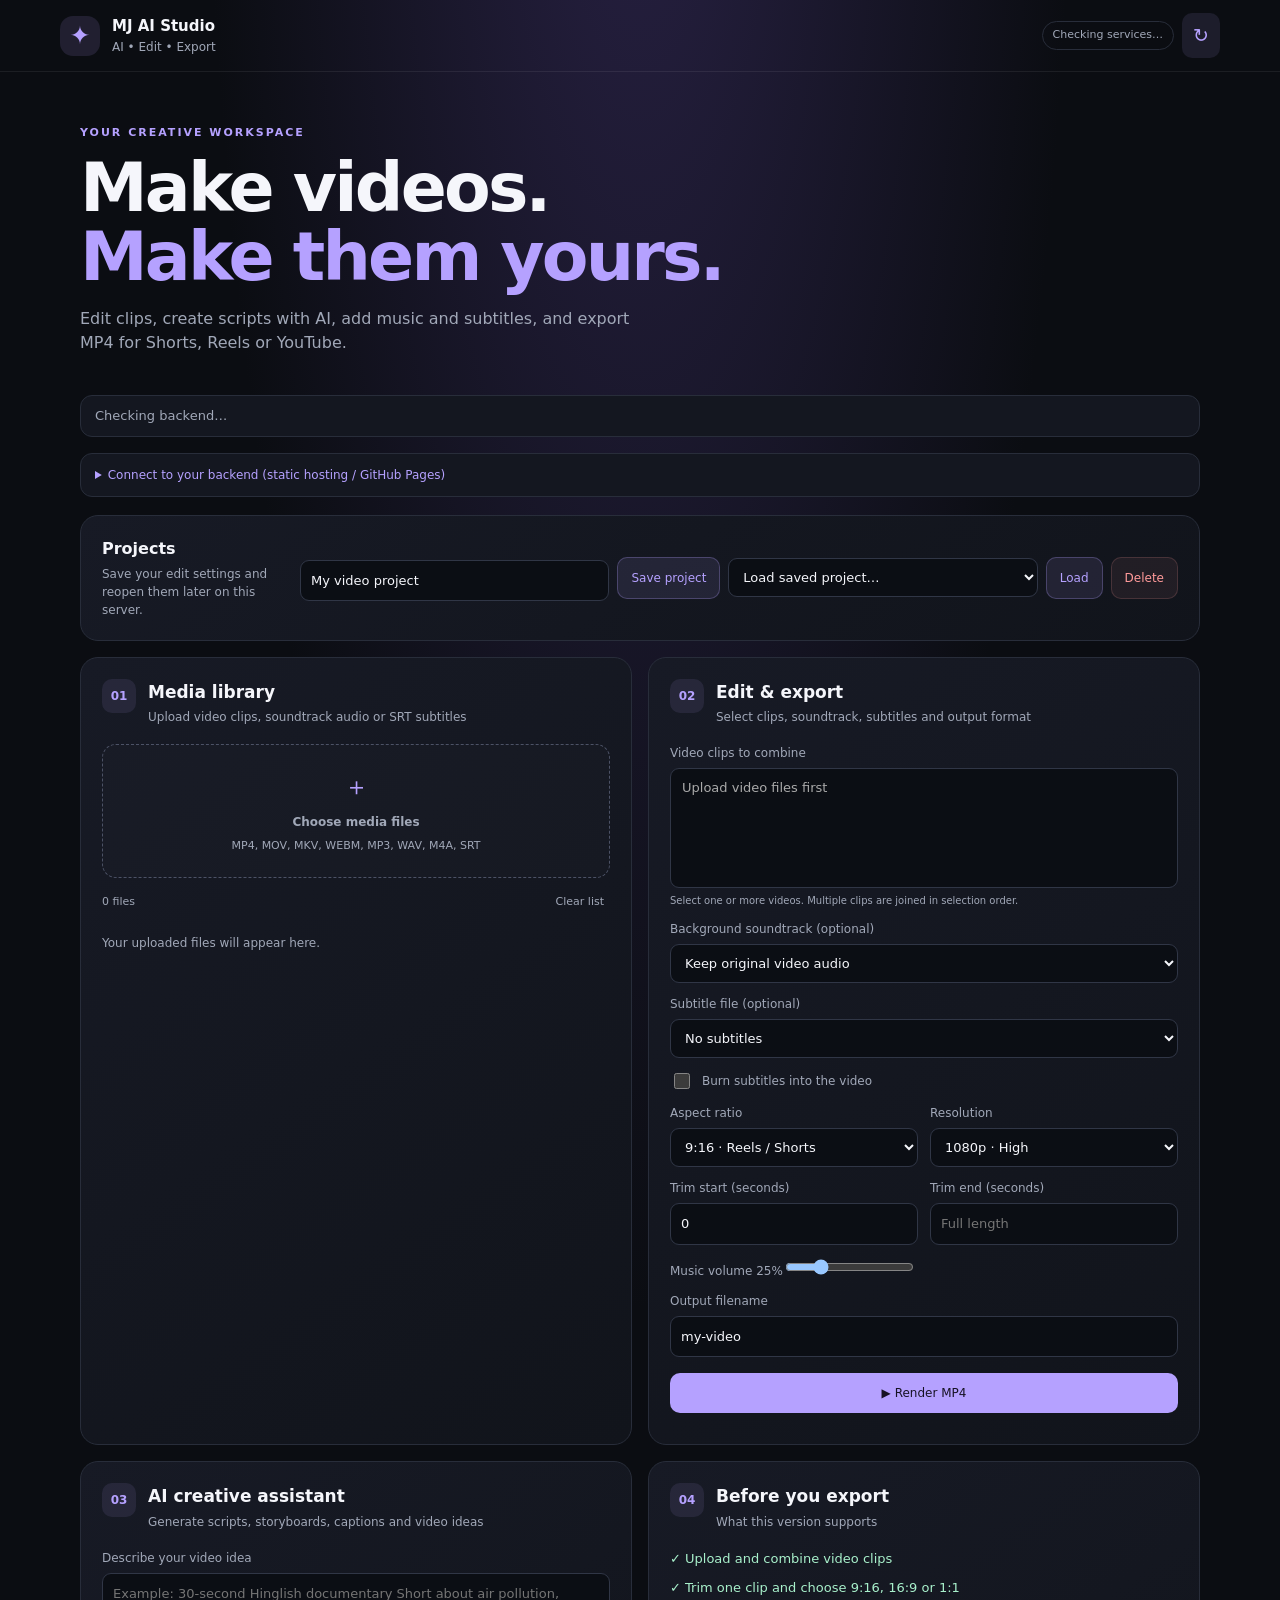
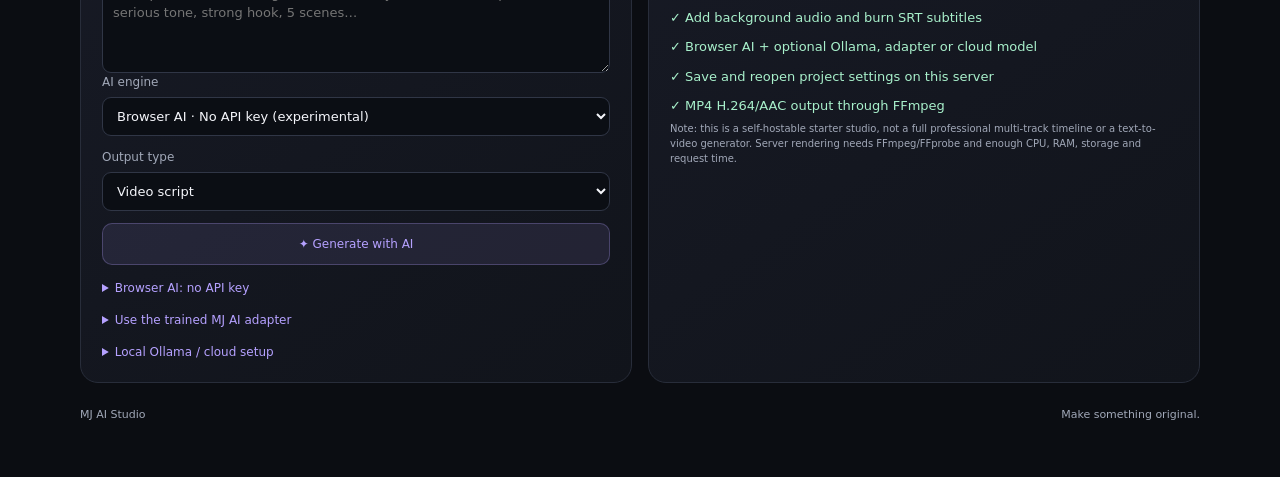
<file: preview/index.html>
<!doctype html>
<html lang="en">
<head>
<meta charset="utf-8"><meta name="viewport" content="width=device-width,initial-scale=1">
<meta name="theme-color" content="#0b0d12">
<title>MJ AI Video Studio</title>
<link rel="stylesheet" href="static/style.css">
</head>
<body>
<header><a class="brand" href="/" aria-label="MJ AI Studio home"><span class="logo">✦</span><span><b>MJ AI Studio</b><small>AI • Edit • Export</small></span></a><div class="header-actions"><span id="engineBadge" class="badge">Checking services…</span><button id="refreshStatus" class="icon-button" title="Refresh service status" aria-label="Refresh service status">↻</button></div></header>
<main>
<section class="hero"><p class="eyebrow">YOUR CREATIVE WORKSPACE</p><h1>Make videos.<br><span>Make them yours.</span></h1><p class="sub">Edit clips, create scripts with AI, add music and subtitles, and export MP4 for Shorts, Reels or YouTube.</p></section>
<div id="status" class="status" role="status">Checking backend…</div>
<details class="api-settings"><summary>Connect to your backend (static hosting / GitHub Pages)</summary><div class="backend-connect"><label>Backend base URL<input id="apiBaseUrl" type="url" placeholder="https://your-api-domain.example"></label><button id="saveApiBase" class="secondary">Connect</button><button id="clearApiBase" class="danger">Use same-site backend</button></div><p class="hint">Leave blank when the website and API are served from the same host. For GitHub Pages, enter your FastAPI backend URL and configure <code>STUDIO_CORS_ORIGINS</code> on that server.</p></details>
<section class="panel projectbar"><div><h2>Projects</h2><p>Save your edit settings and reopen them later on this server.</p></div><div class="project-controls"><input id="projectName" aria-label="Project name" value="My video project" maxlength="100"><button id="saveProject" class="secondary">Save project</button><select id="projectSelect" aria-label="Saved projects"><option value="">Load saved project…</option></select><button id="loadProject" class="secondary">Load</button><button id="deleteProject" class="danger">Delete</button></div></section>
<div class="grid">
<section class="panel"><div class="panelhead"><span class="num">01</span><div><h2>Media library</h2><p>Upload video clips, soundtrack audio or SRT subtitles</p></div></div>
<label class="drop" for="files"><span class="dropicon">＋</span><b>Choose media files</b><span>MP4, MOV, MKV, WEBM, MP3, WAV, M4A, SRT</span><input id="files" type="file" multiple accept="video/*,audio/*,.srt"></label>
<div class="media-toolbar"><span id="mediaCount">0 files</span><button id="clearMedia" class="text-button">Clear list</button></div>
<div id="mediaList" class="media-list"><p class="muted">Your uploaded files will appear here.</p></div>
</section>
<section class="panel"><div class="panelhead"><span class="num">02</span><div><h2>Edit & export</h2><p>Select clips, soundtrack, subtitles and output format</p></div></div>
<div class="formgrid">
<label class="wide">Video clips to combine<select id="clipSelect" multiple size="4" aria-label="Video clips to combine"><option disabled>Upload video files first</option></select><small class="hint">Select one or more videos. Multiple clips are joined in selection order.</small></label>
<label class="wide">Background soundtrack (optional)<select id="audioSelect"><option value="">Keep original video audio</option></select></label>
<label class="wide">Subtitle file (optional)<select id="subtitleSelect"><option value="">No subtitles</option></select></label>
<label class="check wide"><input id="burnSubtitles" type="checkbox"> Burn subtitles into the video</label>
<label>Aspect ratio<select id="aspect"><option value="9:16">9:16 · Reels / Shorts</option><option value="16:9">16:9 · YouTube</option><option value="1:1">1:1 · Square</option></select></label>
<label>Resolution<select id="resolution"><option value="1080">1080p · High</option><option value="720">720p · Faster</option></select></label>
<label>Trim start (seconds)<input id="start" type="number" min="0" value="0" step="0.1"></label>
<label>Trim end (seconds)<input id="end" type="number" min="0" placeholder="Full length" step="0.1"></label>
<label class="wide">Music volume <span id="volumeLabel">25%</span><input id="musicVolume" type="range" min="0" max="100" value="25"></label>
<label class="wide">Output filename<input id="outputName" value="my-video" maxlength="70"></label>
</div>
<button id="render" class="primary">▶ Render MP4</button><div id="renderStatus" class="result" role="status"></div>
</section>
<section class="panel ai-panel"><div class="panelhead"><span class="num">03</span><div><h2>AI creative assistant</h2><p>Generate scripts, storyboards, captions and video ideas</p></div></div>
<label>Describe your video idea<textarea id="prompt" rows="4" maxlength="12000" placeholder="Example: 30-second Hinglish documentary Short about air pollution, serious tone, strong hook, 5 scenes…"></textarea></label>
<div class="formgrid">
<label class="wide">AI engine<select id="aiProvider"><option value="browser">Browser AI · No API key (experimental)</option><option value="adapter">MJ AI Fine-tuned Adapter · Server</option><option value="local">Local Ollama · Server</option><option value="offline">Offline template · No model</option><option value="cloud">Cloud AI · Optional</option></select></label>
<label class="wide">Output type<select id="aiMode"><option value="script">Video script</option><option value="storyboard">Scene storyboard</option><option value="caption">Captions & hashtags</option></select></label>
</div>
<button id="generate" class="secondary full-button">✦ Generate with AI</button><div id="aiProgress" class="progress" hidden></div>
<div id="aiResult" class="airesult" hidden><textarea id="aiText" rows="12" readonly aria-label="AI result"></textarea><div class="button-row"><button id="copy" class="secondary">Copy result</button><button id="useScript" class="secondary">Use as edit notes</button></div></div>
<details><summary>Browser AI: no API key</summary><p>Loads a small Qwen 0.5B model into this browser from Hugging Face on first use. Model files can be hundreds of MB and use your phone's RAM/storage. Requires internet for the first download; browser/WebGPU support and performance vary by device. Prompt inference runs on your device after model download. This browser mode does not load your separately trained LoRA adapter.</p></details>
<details><summary>Use the trained MJ AI adapter</summary><p>Extract the GitHub Actions adapter into <code>models/mj-ai-lora/</code> on the backend host, install <code>training/requirements-inference.txt</code>, and set <code>MJ_AI_ADAPTER_PATH=models/mj-ai-lora</code> and <code>MJ_AI_BASE_MODEL=Qwen/Qwen2.5-0.5B-Instruct</code> in the server environment. The base model downloads separately. Adapter inference may be too heavy for shared hosting.</p></details>
<details><summary>Local Ollama / cloud setup</summary><p>Ollama runs on the machine hosting the backend, not automatically on your phone. Set <code>OLLAMA_BASE_URL</code> and <code>OLLAMA_MODEL</code> server-side. For cloud AI, set <code>AI_BASE_URL</code>, <code>AI_API_KEY</code> and <code>AI_MODEL</code> on the backend. Never put secret API keys in frontend code.</p></details>
</section>
<section class="panel"><div class="panelhead"><span class="num">04</span><div><h2>Before you export</h2><p>What this version supports</p></div></div>
<div class="featurelist"><span>✓ Upload and combine video clips</span><span>✓ Trim one clip and choose 9:16, 16:9 or 1:1</span><span>✓ Add background audio and burn SRT subtitles</span><span>✓ Browser AI + optional Ollama, adapter or cloud model</span><span>✓ Save and reopen project settings on this server</span><span>✓ MP4 H.264/AAC output through FFmpeg</span></div>
<p class="hint">Note: this is a self-hostable starter studio, not a full professional multi-track timeline or a text-to-video generator. Server rendering needs FFmpeg/FFprobe and enough CPU, RAM, storage and request time.</p>
</section>
</div>
<footer><span>MJ AI Studio</span><span>Make something original.</span></footer>
</main>
<script src="static/app.js"></script>
</body></html>
</file>
<file: preview/static/style.css>
:root{color-scheme:dark;--bg:#0b0d12;--panel:#141720;--line:#282d3a;--text:#f5f6fb;--muted:#a1a8b8;--purple:#b5a1ff;--green:#a8f0cb;--red:#ff9a9a}*{box-sizing:border-box}body{margin:0;background:radial-gradient(ellipse at 50% -15%,#282144 0,transparent 48%),var(--bg);color:var(--text);font:15px/1.5 Inter,ui-sans-serif,system-ui,-apple-system,sans-serif}header{min-height:72px;padding:12px max(16px,calc((100% - 1160px)/2));border-bottom:1px solid #ffffff12;display:flex;align-items:center;justify-content:space-between;gap:12px}.brand{display:flex;gap:12px;align-items:center;color:inherit;text-decoration:none}.brand b{display:block;font-size:15px}.brand small{display:block;color:var(--muted);font-size:12px}.logo{display:grid;place-items:center;width:40px;height:40px;border-radius:13px;background:#b5a1ff20;color:var(--purple);font-size:25px}.header-actions{display:flex;gap:8px;align-items:center}.badge{border:1px solid var(--line);border-radius:999px;padding:5px 10px;color:var(--muted);font-size:11px}.icon-button{background:#b5a1ff1b;color:var(--purple);padding:8px 11px;font-size:19px}main{max-width:1160px;margin:auto;padding:30px 20px 54px}.hero{padding:12px 0 24px;max-width:700px}.eyebrow{font-size:11px;font-weight:800;letter-spacing:2px;color:var(--purple)}h1{font-size:clamp(40px,7vw,68px);line-height:1.02;letter-spacing:-2.8px;margin:10px 0 16px}h1 span{color:var(--purple)}.sub{color:var(--muted);font-size:16px;max-width:580px}.status{padding:10px 14px;background:#141720;border:1px solid var(--line);border-radius:12px;margin:0 0 16px;color:var(--muted);font-size:13px;overflow-wrap:anywhere}.grid{display:grid;grid-template-columns:repeat(2,minmax(0,1fr));gap:16px}.panel{background:linear-gradient(145deg,#171a25,#11141b);border:1px solid var(--line);border-radius:18px;padding:21px;min-width:0}.panelhead{display:flex;gap:12px;margin-bottom:18px}.num{display:grid;place-items:center;flex-shrink:0;width:34px;height:34px;border-radius:10px;background:#b5a1ff19;color:var(--purple);font-size:12px;font-weight:800}.panel h2{font-size:17px;margin:1px 0 3px}.panelhead p,.projectbar p{margin:0;color:var(--muted);font-size:12px}.projectbar{display:grid;grid-template-columns:180px minmax(0,1fr);align-items:center;gap:18px;margin-bottom:16px}.projectbar h2{margin:0 0 4px;font-size:16px}.project-controls{display:grid;grid-template-columns:minmax(120px,1fr) auto minmax(140px,1fr) auto auto;gap:8px;align-items:center}.project-controls input,.project-controls select{margin:0;min-width:0}.drop{display:flex;flex-direction:column;align-items:center;gap:7px;padding:23px 12px;border:1px dashed #4c5266;border-radius:14px;background:#ffffff03;cursor:pointer;text-align:center}.drop:hover{border-color:var(--purple)}.dropicon{font-size:25px;color:var(--purple)}.drop span:last-of-type{font-size:11px;color:var(--muted)}input[type=file]{display:none}.media-toolbar{display:flex;justify-content:space-between;align-items:center;color:var(--muted);font-size:11px;margin:12px 0 7px}.text-button{background:transparent;color:var(--muted);padding:4px 6px;font-size:11px}.media-list{display:grid;gap:8px;max-height:280px;overflow:auto}.media-item{display:grid;grid-template-columns:minmax(0,1fr) auto;gap:6px 10px;align-items:center;padding:10px;border:1px solid var(--line);border-radius:10px;font-size:12px;overflow-wrap:anywhere}.media-item .filename{font-weight:650}.media-item small{display:block;color:var(--muted);font-size:10px}.media-item .media-actions{display:flex;align-items:center;gap:6px}.media-item .kind{color:var(--green);font-size:10px;text-transform:uppercase}.remove-media{background:#ff9a9a14;color:var(--red);padding:5px 8px;font-size:11px}.muted{color:var(--muted);font-size:12px}.formgrid{display:grid;grid-template-columns:1fr 1fr;gap:12px}label{display:block;font-size:12px;color:var(--muted);min-width:0}input:not([type=file]):not([type=checkbox]):not([type=range]),select,textarea{display:block;width:100%;margin-top:6px;background:#0b0e14;border:1px solid #303646;border-radius:9px;padding:10px;color:var(--text);font:inherit;font-size:13px;outline:none;min-width:0}select[multiple]{padding:5px;min-height:100px}select[multiple] option{padding:6px}input:focus,select:focus,textarea:focus{border-color:var(--purple)}textarea{resize:vertical}.wide{grid-column:1/-1}.hint{display:block;color:var(--muted);font-size:10px;margin-top:5px}.check{display:flex;gap:9px;align-items:center}.check input{accent-color:var(--purple);width:16px;height:16px}.primary,.secondary,.danger,button{border:0;border-radius:10px;padding:11px 13px;font-weight:750;cursor:pointer;font:inherit;font-size:12px;transition:opacity .15s,transform .15s}.primary{width:100%;margin-top:16px;background:var(--purple);color:#171224}.secondary{background:#b5a1ff1b;color:var(--purple);border:1px solid #b5a1ff44}.danger{background:#ff9a9a12;color:var(--red);border:1px solid #ff9a9a2b}.full-button{width:100%;margin-top:12px}.primary:hover,.secondary:hover,.danger:hover{filter:brightness(1.12)}button:disabled{opacity:.5;cursor:wait}.result{font-size:12px;color:var(--green);overflow-wrap:anywhere;margin-top:10px}.result a{color:var(--green);font-weight:750}.ai-panel textarea{resize:vertical}.airesult{margin-top:12px}.button-row{display:flex;gap:8px;margin-top:8px}.progress{color:var(--purple);font-size:12px;margin-top:10px;overflow-wrap:anywhere}details{margin-top:14px;color:var(--muted);font-size:12px}summary{cursor:pointer;color:var(--purple)}details p{line-height:1.6}code{color:var(--green);overflow-wrap:anywhere}.featurelist{display:grid;gap:10px;font-size:13px}.featurelist span{color:var(--green)}footer{display:flex;justify-content:space-between;padding-top:24px;color:var(--muted);font-size:11px}.projectbar{margin-bottom:16px}@media(max-width:900px){.projectbar{grid-template-columns:1fr}.project-controls{grid-template-columns:1fr 1fr}.project-controls input{grid-column:1/-1}.grid{gap:12px}.panel{padding:17px}}@media(max-width:680px){header{padding:10px 13px}.badge{max-width:185px;white-space:normal;text-align:center;font-size:10px}main{padding:22px 12px 35px}.grid{grid-template-columns:1fr}.panel{padding:16px}h1{letter-spacing:-1.8px}.hero{padding-top:7px}.sub{font-size:14px}.formgrid{gap:10px}.project-controls{grid-template-columns:1fr 1fr}.project-controls input,.project-controls select{grid-column:1/-1}.project-controls button{min-width:0}.media-item{grid-template-columns:minmax(0,1fr) auto}.header-actions{gap:5px}.button-row button{flex:1}}
.api-settings{margin:0 0 18px;padding:12px 14px;border:1px solid var(--line);border-radius:12px;background:#141720}.backend-connect{display:grid;grid-template-columns:minmax(0,1fr) auto auto;gap:8px;align-items:end;margin-top:12px}.backend-connect label{min-width:0}.backend-connect button{white-space:nowrap}@media(max-width:680px){.backend-connect{grid-template-columns:1fr 1fr}.backend-connect label{grid-column:1/-1}.backend-connect button{white-space:normal}}
</file>
